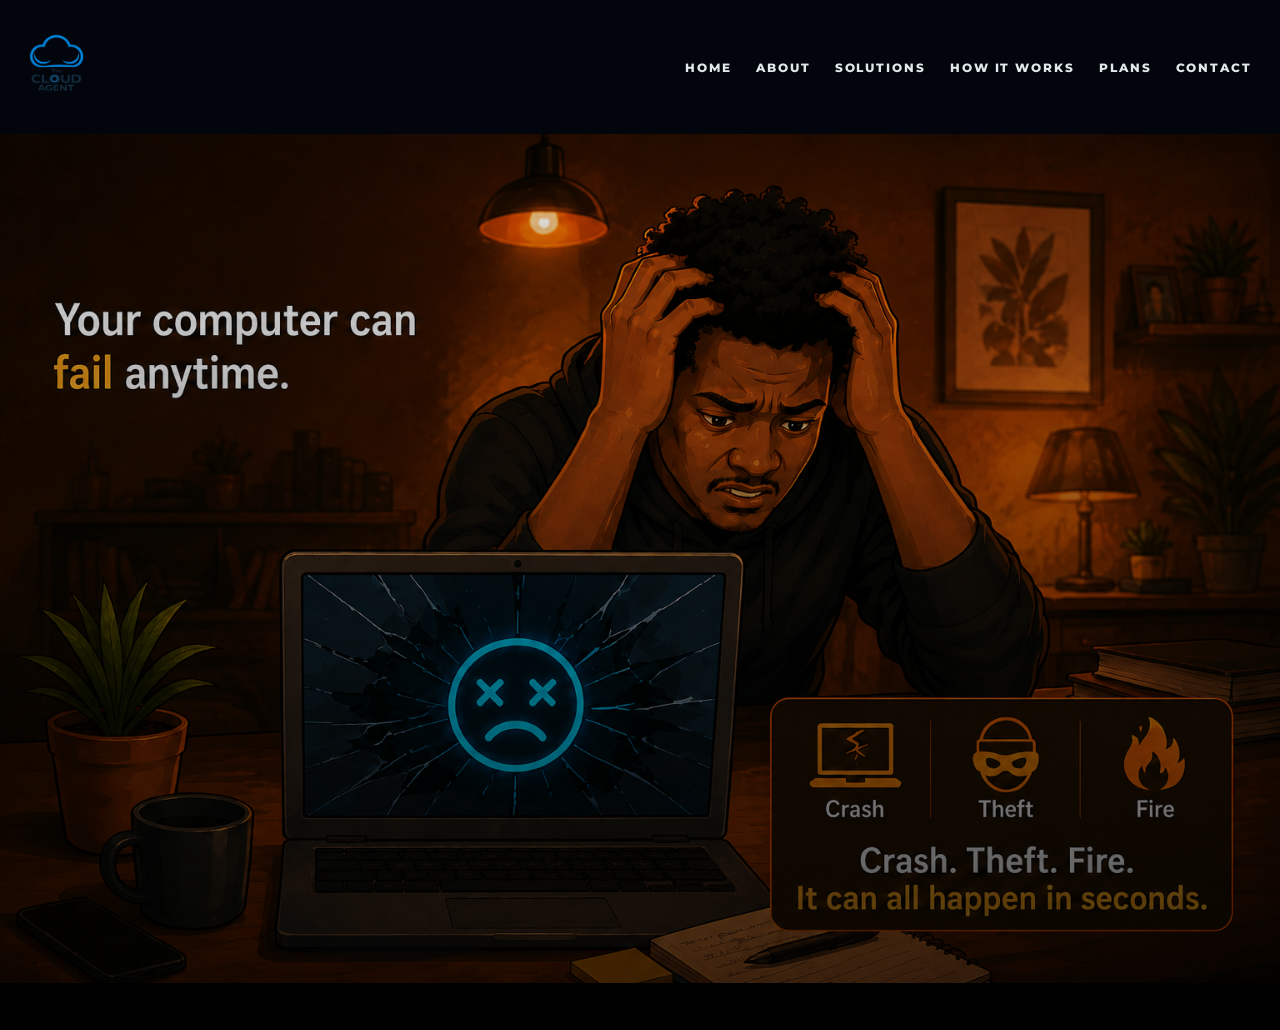
<file: index.html>
<!DOCTYPE html>
<html lang="en">
<head>
<link rel="stylesheet" href="style.css">
<meta charset="UTF-8">
<meta name="viewport" content="width=device-width, initial-scale=1.0">
<title>The Cloud Agent | Automatic Computer Backup</title>
<meta name="description" content="Automatic computer backup and file recovery support.">

<link rel="preconnect" href="https://fonts.googleapis.com">
<link rel="preconnect" href="https://fonts.gstatic.com" crossorigin>
<link href="https://fonts.googleapis.com/css2?family=Montserrat:wght@400;500;600;700;800;900&display=swap" rel="stylesheet">
<link rel="stylesheet" href="https://cdnjs.cloudflare.com/ajax/libs/font-awesome/6.5.2/css/all.min.css">
</head>

<body class="home-page">

<header class="site-header">
<a href="index.html" class="brand-logo">
<img src="assets/images/logo.png" alt="The Cloud Agent Logo">
</a>

<button class="menu-toggle" id="menuToggle">
<span></span><span></span><span></span>
</button>

<nav class="site-nav" id="siteNav">
<a href="index.html">Home</a>
<a href="about.html">About</a>
<a href="solutions.html">Solutions</a>
<a href="how.html">How It Works</a>
<a href="plans.html">Plans</a>
<a href="contact.html">Contact</a>
</nav>
</header>

<main class="home-hero">
<div class="hero-bg" id="heroBg"></div>
<div class="hero-overlay"></div>

<section class="home-content">
</section>
</main>

<script src="script.js"></script>
</body>
</html>
</file>
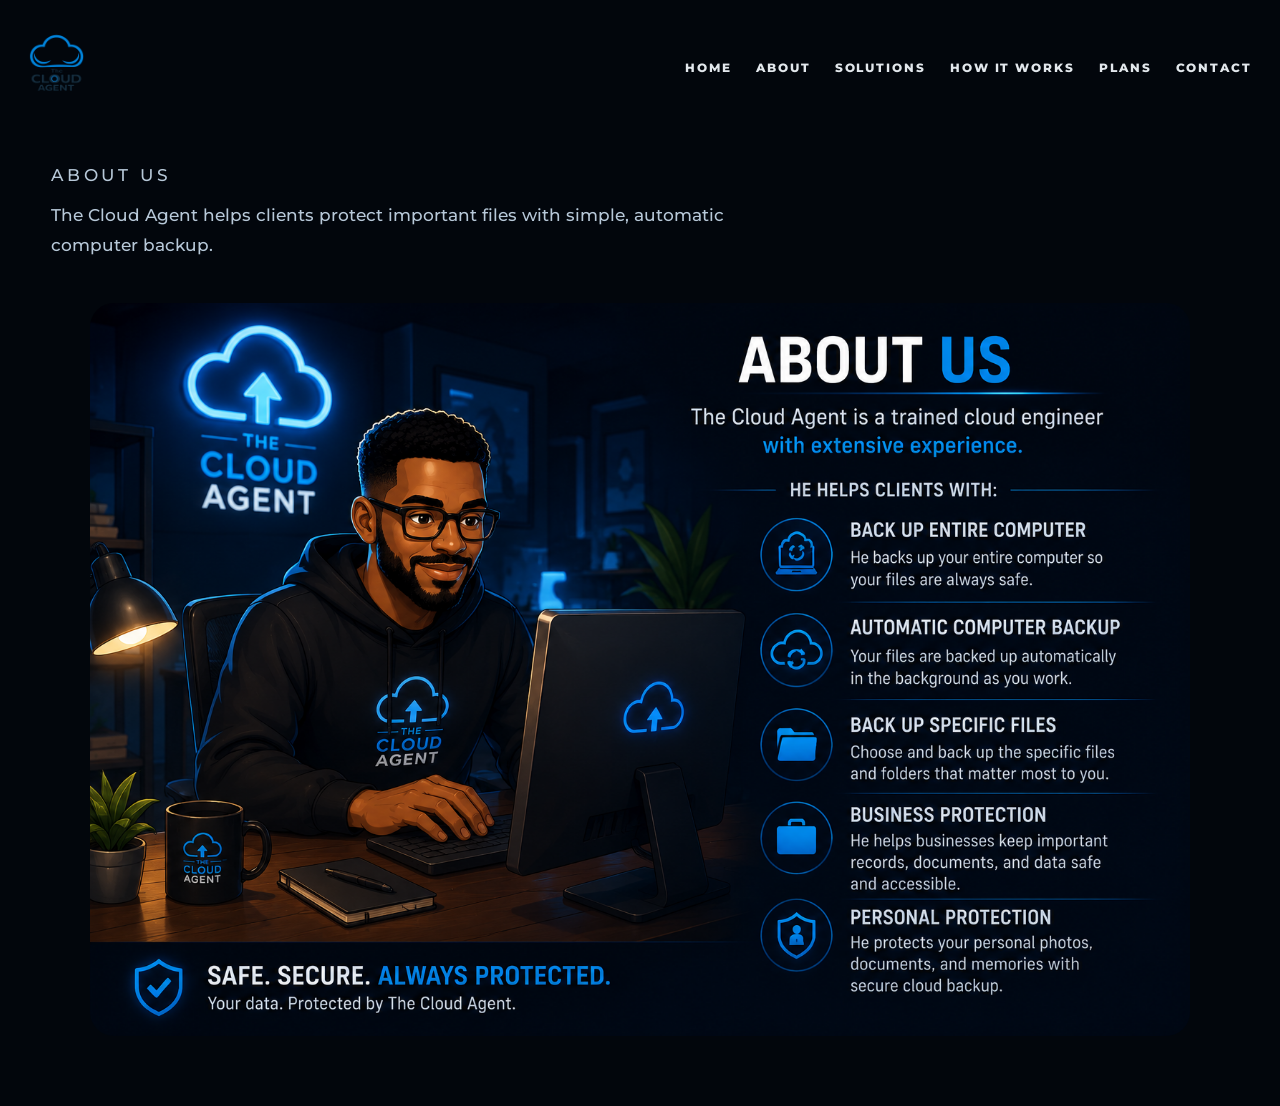
<file: about.html>
<!DOCTYPE html>
<html lang="en">
<head>
<link rel="stylesheet" href="style.css">
<meta charset="UTF-8">
<meta name="viewport" content="width=device-width, initial-scale=1.0">
<title>About | The Cloud Agent</title>
<link href="https://fonts.googleapis.com/css2?family=Montserrat:wght@400;500;600;700;800;900&display=swap" rel="stylesheet">
<link rel="stylesheet" href="https://cdnjs.cloudflare.com/ajax/libs/font-awesome/6.5.2/css/all.min.css">

<style>
.about-visual{
  width:100%;
  display:flex;
  justify-content:center;
  margin-top:30px;
  overflow:hidden;
}

.about-visual img{
  width:100%;
  max-width:1100px;
  height:auto;
  display:block;
  border-radius:24px;
}
</style>

</head>

<body>

<header class="site-header">
<a href="index.html" class="brand-logo">
<img src="assets/images/logo.png" alt="The Cloud Agent Logo">
</a>

<button class="menu-toggle" id="menuToggle">
<span></span><span></span><span></span>
</button>

<nav class="site-nav" id="siteNav">
<a href="index.html">Home</a>
<a href="about.html">About</a>
<a href="solutions.html">Solutions</a>
<a href="how.html">How It Works</a>
<a href="plans.html">Plans</a>
<a href="contact.html">Contact</a>
</nav>
</header>

<main class="page-content">

<section class="page-intro">
<p class="section-kicker">About Us</p>
<p>The Cloud Agent helps clients protect important files with simple, automatic computer backup.</p>
</section>

<section class="about-visual">
<img src="assets/images/about-panel.png" alt="About The Cloud Agent">
</section>

</main>

<script src="script.js"></script>
</body>
</html>
</file>
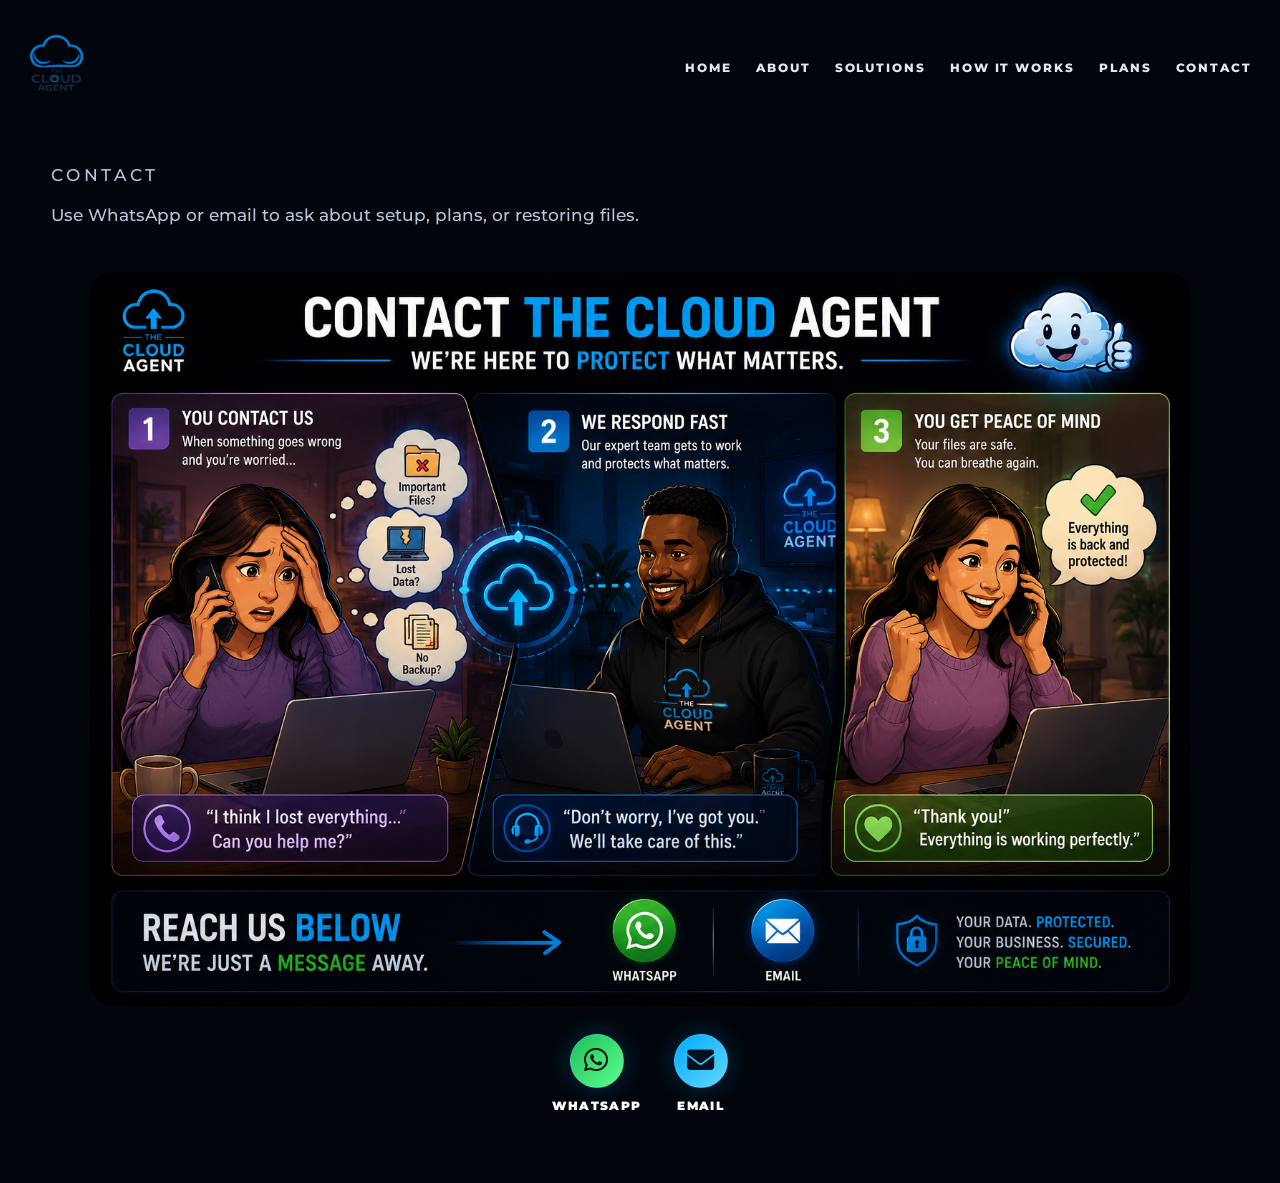
<file: contact.html>
<!DOCTYPE html>
<html lang="en">
<head>
<link rel="stylesheet" href="style.css">
<meta charset="UTF-8">
<meta name="viewport" content="width=device-width, initial-scale=1.0">
<title>Contact | The Cloud Agent</title>
<link href="https://fonts.googleapis.com/css2?family=Montserrat:wght@400;500;600;700;800;900&display=swap" rel="stylesheet">
<link rel="stylesheet" href="https://cdnjs.cloudflare.com/ajax/libs/font-awesome/6.5.2/css/all.min.css">

<style>
.contact-visual{
  width:100%;
  display:flex;
  justify-content:center;
  margin-top:30px;
  overflow:hidden;
}

.contact-visual img{
  width:100%;
  max-width:1100px;
  height:auto;
  display:block;
  border-radius:24px;
}

.contact-icons{
  display:flex;
  justify-content:center;
  align-items:center;
  gap:32px;
  margin-top:28px;
  flex-wrap:wrap;
}

.contact-icon-link{
  display:flex;
  flex-direction:column;
  align-items:center;
  justify-content:center;
  gap:10px;
  color:#ffffff;
  font-size:0.75rem;
  font-weight:900;
  letter-spacing:0.12em;
  text-transform:uppercase;
  transition:0.25s ease;
}

.contact-icon-link i{
  width:54px;
  height:54px;
  display:flex;
  align-items:center;
  justify-content:center;
  border-radius:50%;
  font-size:1.7rem;
  background:rgba(255,255,255,0.08);
  border:1px solid rgba(91,196,255,0.35);
  box-shadow:0 0 24px rgba(0,170,255,0.25);
}

.contact-icon-link:hover{
  color:var(--blue-soft);
  transform:translateY(-3px);
}

.contact-icon-link.whatsapp i{
  background:linear-gradient(135deg, #1fbf5b, #5cff8d);
  color:#00170a;
}

.contact-icon-link.email i{
  background:linear-gradient(135deg, #00aaff, #63d8ff);
  color:#00111e;
}

@media (max-width:760px){
  .contact-icons{
    gap:24px;
    margin-top:24px;
  }

  .contact-icon-link i{
    width:50px;
    height:50px;
    font-size:1.5rem;
  }
}
</style>

</head>

<body>

<header class="site-header">
<a href="index.html" class="brand-logo">
<img src="assets/images/logo.png" alt="The Cloud Agent Logo">
</a>

<button class="menu-toggle" id="menuToggle">
<span></span><span></span><span></span>
</button>

<nav class="site-nav" id="siteNav">
<a href="index.html">Home</a>
<a href="about.html">About</a>
<a href="solutions.html">Solutions</a>
<a href="how.html">How It Works</a>
<a href="plans.html">Plans</a>
<a href="contact.html">Contact</a>
</nav>
</header>

<main class="page-content">

<section class="page-intro">
<p class="section-kicker">Contact</p>
<p>Use WhatsApp or email to ask about setup, plans, or restoring files.</p>
</section>

<section class="contact-visual">
<img src="assets/images/contact-panel.png" alt="Contact The Cloud Agent">
</section>

<section class="contact-icons">

<a href="https://wa.me/27781270843" class="contact-icon-link whatsapp">
<i class="fab fa-whatsapp"></i>
<span>WhatsApp</span>
</a>

<a href="mailto:thecloudagent101@gmail.com" class="contact-icon-link email">
<i class="fas fa-envelope"></i>
<span>Email</span>
</a>

</section>

</main>

<script src="script.js"></script>
</body>
</html>
</file>
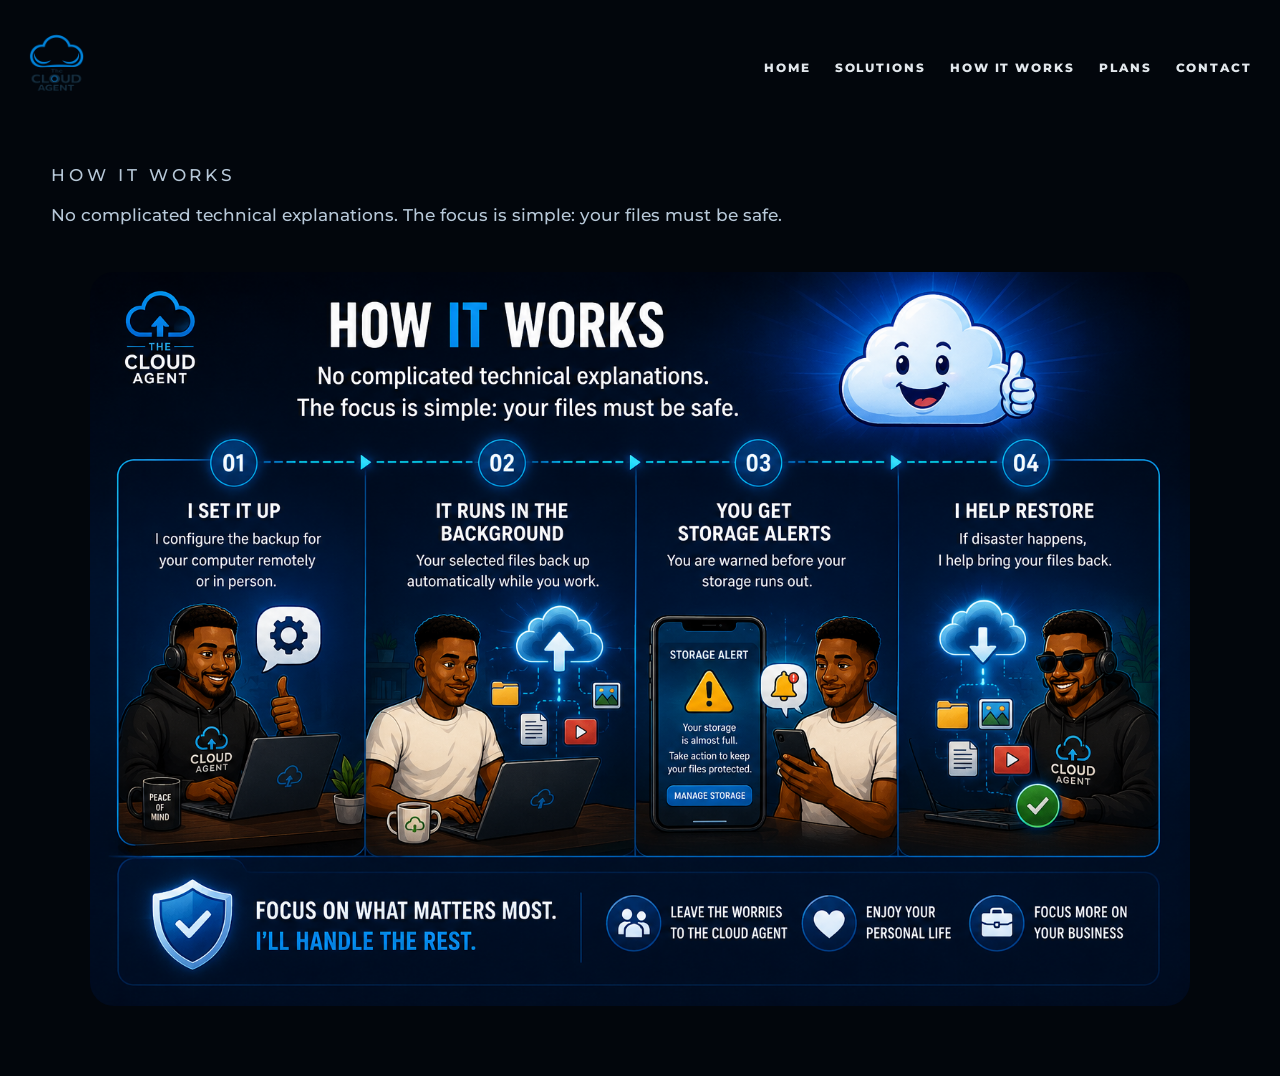
<file: how.html>
<!DOCTYPE html>
<html lang="en">
<head>
<link rel="stylesheet" href="style.css">
<meta charset="UTF-8">
<meta name="viewport" content="width=device-width, initial-scale=1.0">
<title>How It Works | The Cloud Agent</title>
<link href="https://fonts.googleapis.com/css2?family=Montserrat:wght@400;500;600;700;800;900&display=swap" rel="stylesheet">
<link rel="stylesheet" href="https://cdnjs.cloudflare.com/ajax/libs/font-awesome/6.5.2/css/all.min.css">

<style>
.visual-section{
  width:100%;
  display:flex;
  justify-content:center;
  margin-top:30px;
  overflow:hidden;
}

.visual-section img{
  width:100%;
  max-width:1100px;
  height:auto;
  border-radius:24px;
  display:block;
}
</style>

</head>

<body>

<header class="site-header">
<a href="index.html" class="brand-logo">
<img src="assets/images/logo.png" alt="The Cloud Agent Logo">
</a>

<button class="menu-toggle" id="menuToggle">
<span></span><span></span><span></span>
</button>

<nav class="site-nav" id="siteNav">
<a href="index.html">Home</a>
<a href="solutions.html">Solutions</a>
<a href="how.html">How It Works</a>
<a href="plans.html">Plans</a>
<a href="contact.html">Contact</a>
</nav>
</header>

<main class="page-content">

<section class="page-intro">
<p class="section-kicker">How It Works</p>
<p>No complicated technical explanations. The focus is simple: your files must be safe.</p>
</section>

<section class="visual-section">
<img src="assets/images/how-it-works-visual.png" alt="How The Cloud Agent works visual">
</section>

</main>

<script src="script.js"></script>
</body>
</html>
</file>
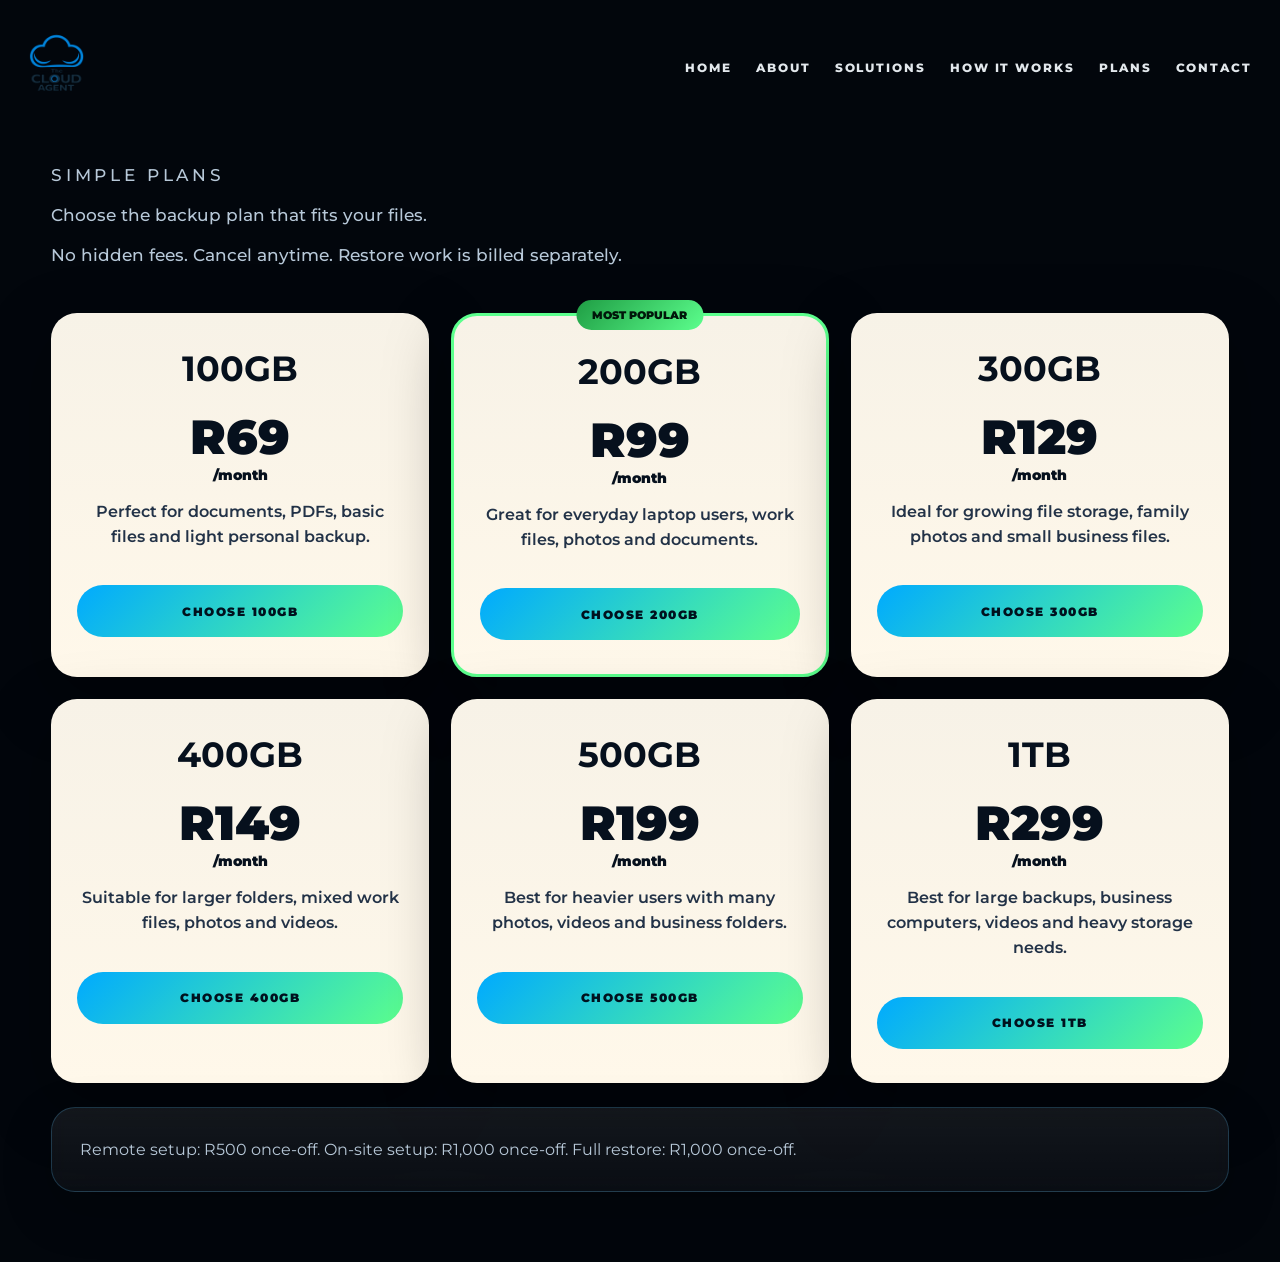
<file: plans.html>
<!DOCTYPE html>
<html lang="en">
<head>
<link rel="stylesheet" href="style.css">
<meta charset="UTF-8">
<meta name="viewport" content="width=device-width, initial-scale=1.0">
<title>Plans | The Cloud Agent</title>
<link href="https://fonts.googleapis.com/css2?family=Montserrat:wght@400;500;600;700;800;900&display=swap" rel="stylesheet">
<link rel="stylesheet" href="https://cdnjs.cloudflare.com/ajax/libs/font-awesome/6.5.2/css/all.min.css">
</head>

<body>

<header class="site-header">
<a href="index.html" class="brand-logo">
<img src="assets/images/logo.png" alt="The Cloud Agent Logo">
</a>

<button class="menu-toggle" id="menuToggle">
<span></span><span></span><span></span>
</button>

<nav class="site-nav" id="siteNav">
<a href="index.html">Home</a>
<a href="about.html">About</a>
<a href="solutions.html">Solutions</a>
<a href="how.html">How It Works</a>
<a href="plans.html">Plans</a>
<a href="contact.html">Contact</a>
</nav>
</header>

<main class="page-content">

<section class="page-intro">
<p class="section-kicker">Simple Plans</p>
<p>Choose the backup plan that fits your files.</p>
<p>No hidden fees. Cancel anytime. Restore work is billed separately.</p>
</section>

<section class="pricing-grid">

<div class="price-card">
<h3>100GB</h3>
<div class="price">R69 <span>/month</span></div>
<p>Perfect for documents, PDFs, basic files and light personal backup.</p>
<a href="contact.html" class="btn btn-primary">Choose 100GB</a>
</div>

<div class="price-card featured">
<div class="price-badge">Most Popular</div>
<h3>200GB</h3>
<div class="price">R99 <span>/month</span></div>
<p>Great for everyday laptop users, work files, photos and documents.</p>
<a href="contact.html" class="btn btn-primary">Choose 200GB</a>
</div>

<div class="price-card">
<h3>300GB</h3>
<div class="price">R129 <span>/month</span></div>
<p>Ideal for growing file storage, family photos and small business files.</p>
<a href="contact.html" class="btn btn-primary">Choose 300GB</a>
</div>

<div class="price-card">
<h3>400GB</h3>
<div class="price">R149 <span>/month</span></div>
<p>Suitable for larger folders, mixed work files, photos and videos.</p>
<a href="contact.html" class="btn btn-primary">Choose 400GB</a>
</div>

<div class="price-card">
<h3>500GB</h3>
<div class="price">R199 <span>/month</span></div>
<p>Best for heavier users with many photos, videos and business folders.</p>
<a href="contact.html" class="btn btn-primary">Choose 500GB</a>
</div>

<div class="price-card">
<h3>1TB</h3>
<div class="price">R299 <span>/month</span></div>
<p>Best for large backups, business computers, videos and heavy storage needs.</p>
<a href="contact.html" class="btn btn-primary">Choose 1TB</a>
</div>

</section>

<section class="extra-note">
<p>Remote setup: R500 once-off. On-site setup: R1,000 once-off. Full restore: R1,000 once-off.</p>
</section>

</main>

<script src="script.js"></script>
</body>
</html>
</file>
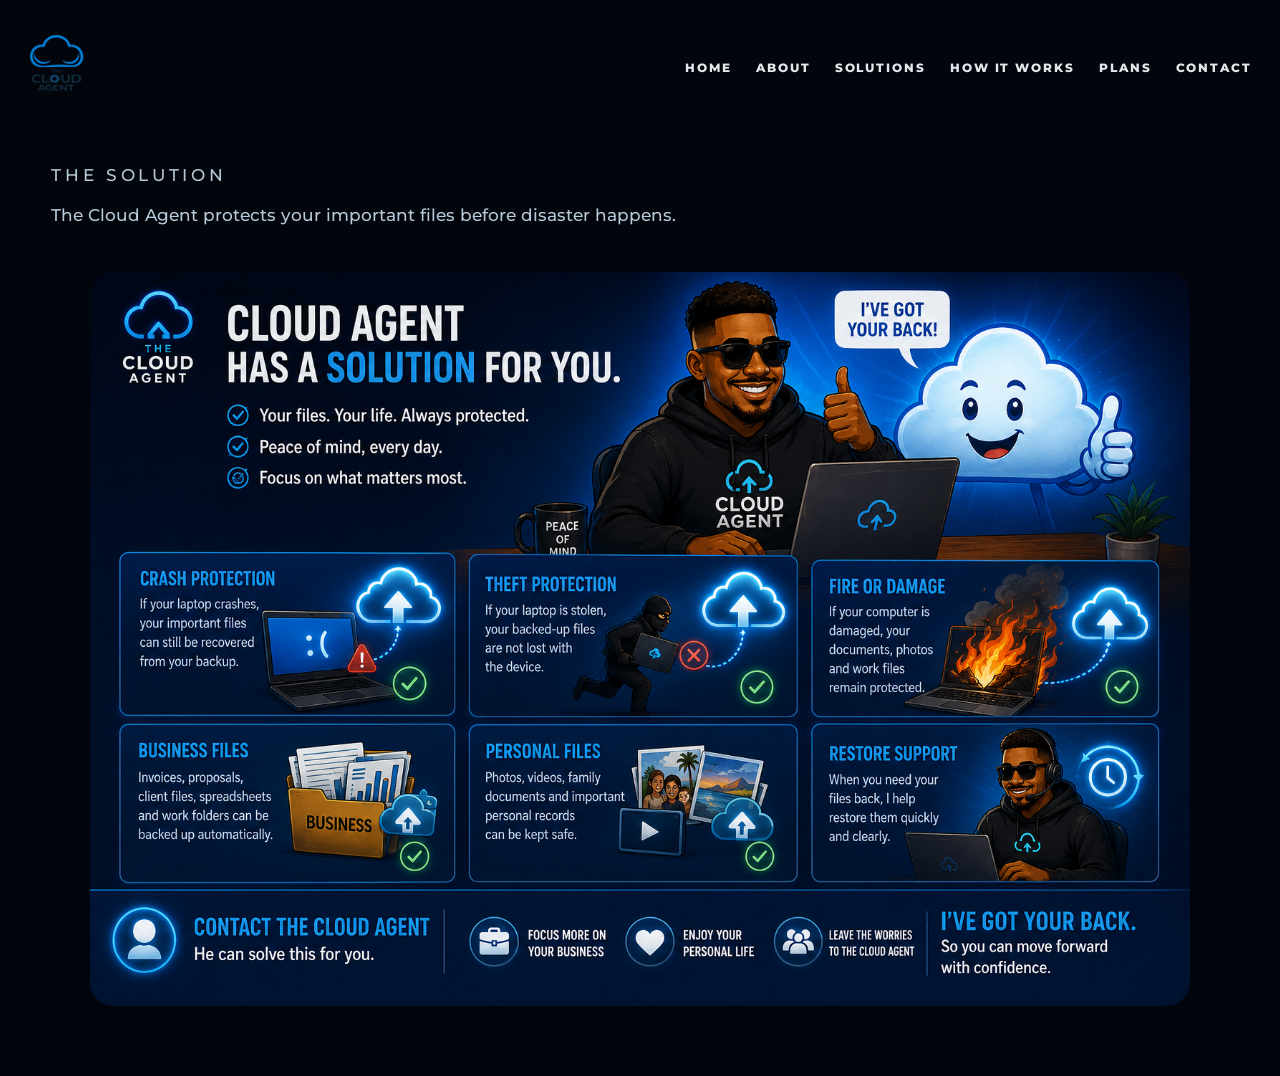
<file: solutions.html>
<!DOCTYPE html>
<html lang="en">
<head>
<link rel="stylesheet" href="style.css">
<meta charset="UTF-8">
<meta name="viewport" content="width=device-width, initial-scale=1.0">
<title>Solutions | The Cloud Agent</title>
<link href="https://fonts.googleapis.com/css2?family=Montserrat:wght@400;500;600;700;800;900&display=swap" rel="stylesheet">
<link rel="stylesheet" href="https://cdnjs.cloudflare.com/ajax/libs/font-awesome/6.5.2/css/all.min.css">

<style>
.visual-section{
  width:100%;
  display:flex;
  justify-content:center;
  margin-top:30px;
  overflow:hidden;
}

.visual-section img{
  width:100%;
  max-width:1100px;
  height:auto;
  border-radius:24px;
  display:block;
}
</style>

</head>

<body>

<header class="site-header">
<a href="index.html" class="brand-logo">
<img src="assets/images/logo.png" alt="The Cloud Agent Logo">
</a>

<button class="menu-toggle" id="menuToggle">
<span></span><span></span><span></span>
</button>

<nav class="site-nav" id="siteNav">
<a href="index.html">Home</a>
<a href="about.html">About</a>
<a href="solutions.html">Solutions</a>
<a href="how.html">How It Works</a>
<a href="plans.html">Plans</a>
<a href="contact.html">Contact</a>
</nav>
</header>

<main class="page-content">

<section class="page-intro">
<p class="section-kicker">The Solution</p>
<p>The Cloud Agent protects your important files before disaster happens.</p>
</section>

<section class="visual-section">
<img src="assets/images/solutions-visual.png" alt="Cloud Agent solutions visual">
</section>

</main>

<script src="script.js"></script>
</body>
</html>
</file>
<file: style.css>
﻿:root{
  --bg:#02060c;
  --bg-soft:#07111f;
  --text:#f5fbff;
  --muted:#b7c8d8;
  --line:rgba(91,196,255,0.22);
  --blue:#00aaff;
  --blue-soft:#63d8ff;
  --green:#5cff8d;
  --max:1200px;
}

*{
  box-sizing:border-box;
}

html{
  scroll-behavior:smooth;
}

body{
  margin:0;
  font-family:'Montserrat',sans-serif;
  background:var(--bg);
  color:var(--text);
  overflow-x:hidden;
}

a{
  color:inherit;
  text-decoration:none;
}

/* HEADER */

.site-header{
  position:fixed;
  top:0;
  left:0;
  width:100%;
  z-index:1000;
  display:flex;
  align-items:center;
  justify-content:space-between;
  padding:12px 28px 12px 4px;
  background:#02060c;
}

.brand-logo{
  display:flex;
  align-items:center;
  height:110px;
  margin-left:-30px;
}

.brand-logo img{
  height:110px;
  width:auto;
  display:block;
  object-fit:contain;
}

.site-nav{
  display:flex;
  gap:24px;
}

.site-nav a{
  font-size:0.75rem;
  text-transform:uppercase;
  letter-spacing:0.16em;
  opacity:0.92;
  font-weight:800;
  transition:0.25s ease;
}

.site-nav a:hover{
  color:var(--blue-soft);
}

/* MENU */

.menu-toggle{
  display:none;
  background:none;
  border:none;
  cursor:pointer;
}

.menu-toggle span{
  display:block;
  width:24px;
  height:2px;
  background:#fff;
  margin:5px 0;
}

/* HOME */

.home-page{
  background:#000;
  overflow-x:hidden;
}

.home-hero{
  position:relative;
  width:100%;
  min-height:calc(100vh + 120px);
  overflow:hidden;
  display:flex;
  align-items:flex-start;
  justify-content:center;
  padding-top:130px;
}

.hero-bg{
  position:absolute;
  top:130px;
  left:0;
  right:0;
  bottom:0;
  background-size:contain;
  background-position:center top;
  background-repeat:no-repeat;
  opacity:1;
  transition:opacity 1.2s ease-in-out;
  z-index:0;
  background-color:#000;
}

.hero-overlay{
  position:absolute;
  top:130px;
  left:0;
  right:0;
  bottom:0;
  z-index:1;
  background:linear-gradient(
    to top,
    rgba(0,0,0,0.70),
    rgba(0,0,0,0.08)
  );
}

.home-content{
  position:relative;
  z-index:2;
  width:min(92%, var(--max));
  margin:0 auto;
  min-height:100vh;
}

/* TEXT */

.eyebrow,
.section-kicker{
  font-size:0.78rem;
  font-weight:900;
  text-transform:uppercase;
  letter-spacing:0.22em;
  color:var(--blue-soft);
  margin:0 0 18px;
}

.home-content h1,
.page-intro h1{
  margin:0;
  font-size:clamp(2.6rem, 7vw, 6rem);
  line-height:0.96;
  max-width:980px;
  font-weight:900;
  text-transform:uppercase;
  text-shadow:0 12px 40px rgba(0,0,0,0.8);
}

.home-content p,
.page-intro p{
  color:var(--muted);
  max-width:760px;
  font-size:1.05rem;
  line-height:1.8;
  font-weight:500;
}

/* BUTTONS */

.hero-buttons,
.contact-card{
  display:flex;
  flex-wrap:wrap;
  gap:14px;
  margin-top:32px;
}

.btn{
  display:inline-flex;
  align-items:center;
  justify-content:center;
  gap:10px;
  min-height:52px;
  padding:0 24px;
  border-radius:999px;
  border:1px solid rgba(255,255,255,0.28);
  font-size:0.78rem;
  font-weight:900;
  letter-spacing:0.12em;
  text-transform:uppercase;
  transition:all 0.25s ease;
}

.btn-primary{
  background:linear-gradient(135deg,var(--blue),var(--green));
  color:#00111e;
  border:none;
}

.btn-secondary{
  background:rgba(255,255,255,0.08);
  color:#fff;
}

.btn:hover{
  transform:translateY(-2px);
}

/* INNER PAGES */

.page-content{
  width:min(92%, var(--max));
  margin:0 auto;
  min-height:100vh;
  padding:160px 0 70px;
}

.page-intro{
  max-width:900px;
  margin-bottom:42px;
}

.page-intro p{
  margin:0 0 10px;
}

/* VISUAL IMAGE SECTIONS */

.visual-section{
  width:100%;
  display:flex;
  justify-content:center;
  margin-top:30px;
  overflow:hidden;
}

.visual-section img{
  width:100%;
  max-width:1100px;
  height:auto;
  border-radius:24px;
  display:block;
}

/* CARDS */

.grid-cards{
  display:grid;
  grid-template-columns:repeat(3, 1fr);
  gap:20px;
}

.grid-card,
.step-card,
.contact-card,
.extra-note{
  background:linear-gradient(180deg,rgba(255,255,255,0.075),rgba(255,255,255,0.035));
  border:1px solid var(--line);
  border-radius:24px;
  padding:28px;
  box-shadow:0 18px 50px rgba(0,0,0,0.24);
  backdrop-filter:blur(8px);
}

.grid-card h3,
.step-card h3{
  margin:0 0 12px;
  font-size:1.1rem;
}

.grid-card p,
.step-card p,
.extra-note p{
  margin:0;
  color:var(--muted);
  line-height:1.7;
}

/* HOW */

.steps{
  display:grid;
  grid-template-columns:repeat(4, 1fr);
  gap:20px;
}

.step-card span{
  display:block;
  color:var(--blue-soft);
  font-size:0.85rem;
  font-weight:900;
  letter-spacing:0.2em;
  margin-bottom:18px;
}

/* PLANS */

.pricing-grid{
  display:grid;
  grid-template-columns:repeat(3, 1fr);
  gap:22px;
}

.price-card{
  position:relative;
  background:linear-gradient(180deg,#f7f2e7,#fff8ea);
  color:#06101d;
  border-radius:26px;
  padding:34px 26px;
  text-align:center;
  box-shadow:0 22px 65px rgba(0,0,0,0.35);
}

.price-card.featured{
  border:3px solid var(--green);
}

.price-badge{
  position:absolute;
  top:-16px;
  left:50%;
  transform:translateX(-50%);
  background:linear-gradient(135deg,#1f9d44,var(--green));
  color:#00170a;
  padding:8px 16px;
  border-radius:999px;
  font-size:0.7rem;
  font-weight:900;
  text-transform:uppercase;
}

.price-card h3{
  margin:0;
  font-size:2.2rem;
}

.price{
  margin:18px 0 6px;
  font-size:3rem;
  font-weight:900;
}

.price span{
  display:block;
  font-size:0.9rem;
}

.price-card p{
  color:#223247;
  line-height:1.55;
  font-weight:600;
}

.price-card .btn{
  margin-top:20px;
  width:100%;
}

.extra-note{
  margin-top:24px;
}

/* CONTACT */

.contact-page{
  display:flex;
  flex-direction:column;
  justify-content:center;
}

.contact-card{
  max-width:520px;
}

.contact-card .btn{
  width:100%;
}

/* TABLET */

@media (max-width:1000px){
  .grid-cards,
  .pricing-grid,
  .steps{
    grid-template-columns:repeat(2, 1fr);
  }

  .brand-logo img{
    height:88px;
  }
}

/* MOBILE */

@media (max-width:760px){
  .menu-toggle{
    display:block;
    z-index:1002;
  }

  .site-nav{
    position:absolute;
    top:92px;
    right:18px;
    display:none;
    flex-direction:column;
    gap:14px;
    background:rgba(2,6,12,0.96);
    border:1px solid var(--line);
    padding:18px;
    border-radius:16px;
    min-width:220px;
  }

  .site-nav.open{
    display:flex;
  }

  .brand-logo{
    height:74px;
    margin-left:-24px;
  }

  .brand-logo img{
    height:74px;
  }

  .home-hero{
    padding-top:105px;
    min-height:calc(100vh + 105px);
  }

  .hero-bg{
    top:105px;
    background-size:contain;
    background-position:center top;
  }

  .hero-overlay{
    top:105px;
  }

  .home-content h1,
  .page-intro h1{
    font-size:clamp(2.2rem, 13vw, 4rem);
  }

  .grid-cards,
  .pricing-grid,
  .steps{
    grid-template-columns:1fr;
  }

  .page-content{
    padding-top:130px;
  }

  .btn{
    width:100%;
  }

  .site-nav a{
    font-size:0.72rem;
  }

  .page-intro p{
    font-size:1rem;
  }
}
</file>
